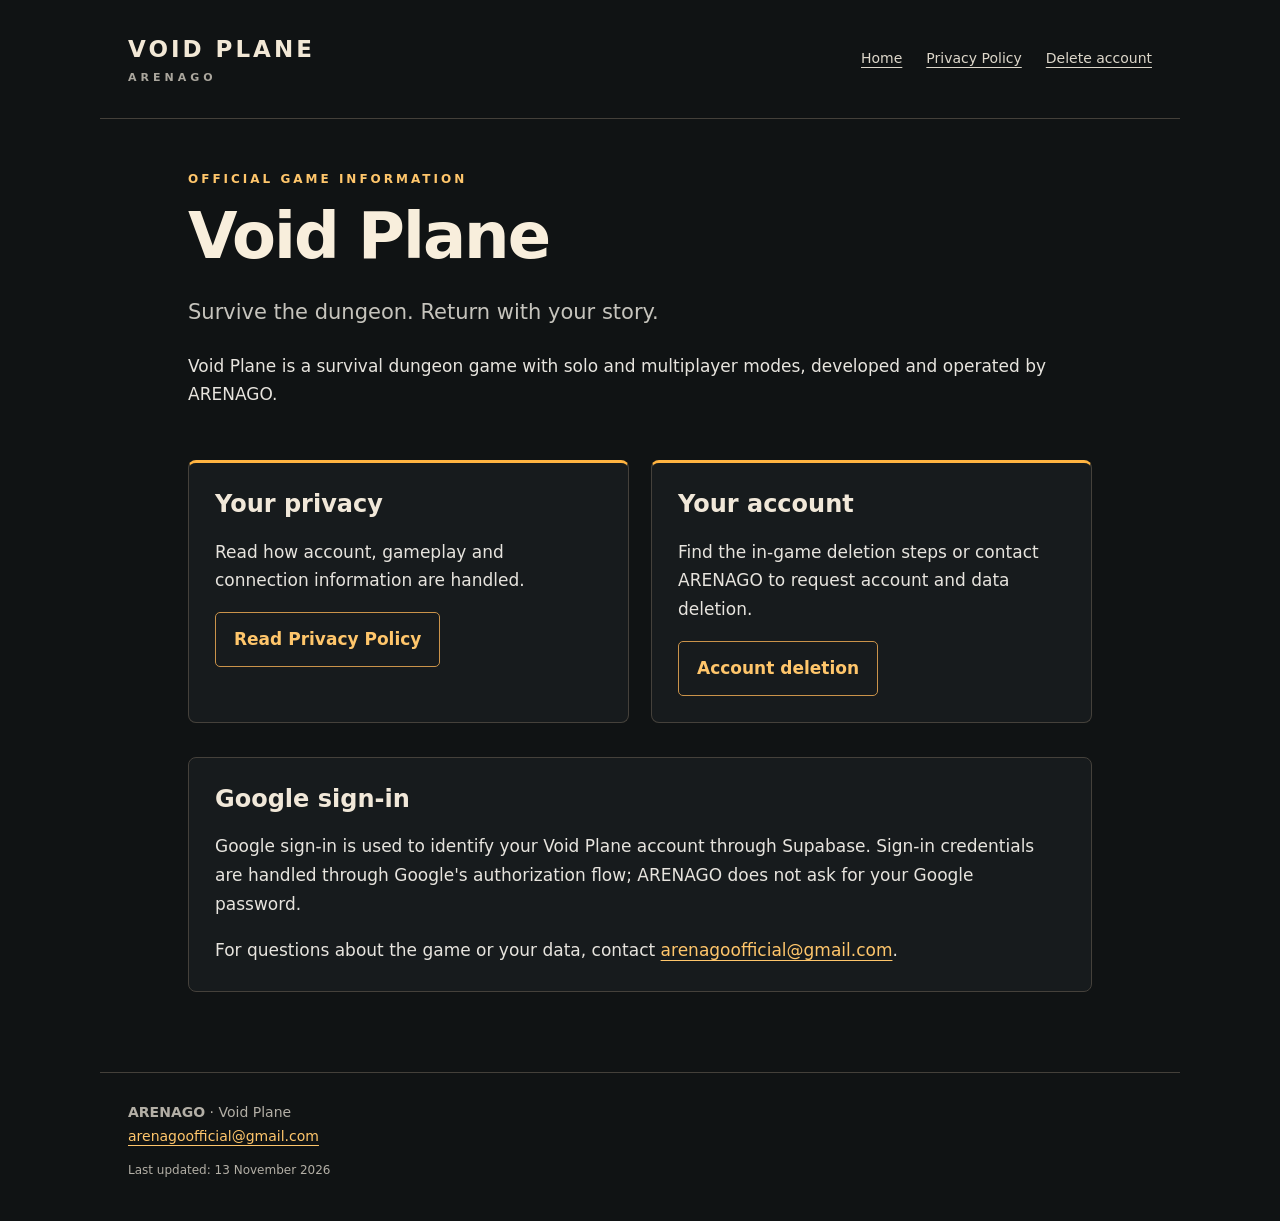
<file: index.html>
<!doctype html>
<html lang="en"><head><meta charset="utf-8"><meta name="viewport" content="width=device-width, initial-scale=1"><meta name="description" content="Void Plane by ARENAGO: official information, privacy policy and account deletion."><title>Home | Void Plane — ARENAGO</title><link rel="stylesheet" href="/style.css"></head>
<body><a class="skip" href="#content">Skip to content</a><header><a class="brand" href="/">VOID PLANE<span>ARENAGO</span></a><nav aria-label="Main navigation"><a href="/">Home</a><a href="/privacy-policy/">Privacy Policy</a><a href="/delete-account/">Delete account</a></nav></header><main id="content"><p class="eyebrow">OFFICIAL GAME INFORMATION</p><h1>Void Plane</h1><p class="lead">Survive the dungeon. Return with your story.</p><p>Void Plane is a survival dungeon game with solo and multiplayer modes, developed and operated by ARENAGO.</p><div class="cards"><section><h2>Your privacy</h2><p>Read how account, gameplay and connection information are handled.</p><a class="button" href="/privacy-policy/">Read Privacy Policy</a></section><section><h2>Your account</h2><p>Find the in-game deletion steps or contact ARENAGO to request account and data deletion.</p><a class="button" href="/delete-account/">Account deletion</a></section></div><section><h2>Google sign-in</h2><p>Google sign-in is used to identify your Void Plane account through Supabase. Sign-in credentials are handled through Google's authorization flow; ARENAGO does not ask for your Google password.</p><p>For questions about the game or your data, contact <a href="mailto:arenagoofficial@gmail.com">arenagoofficial@gmail.com</a>.</p></section></main><footer><strong>ARENAGO</strong> · Void Plane<br><a href="mailto:arenagoofficial@gmail.com">arenagoofficial@gmail.com</a><p>Last updated: 13 November 2026</p></footer></body></html>
</file>
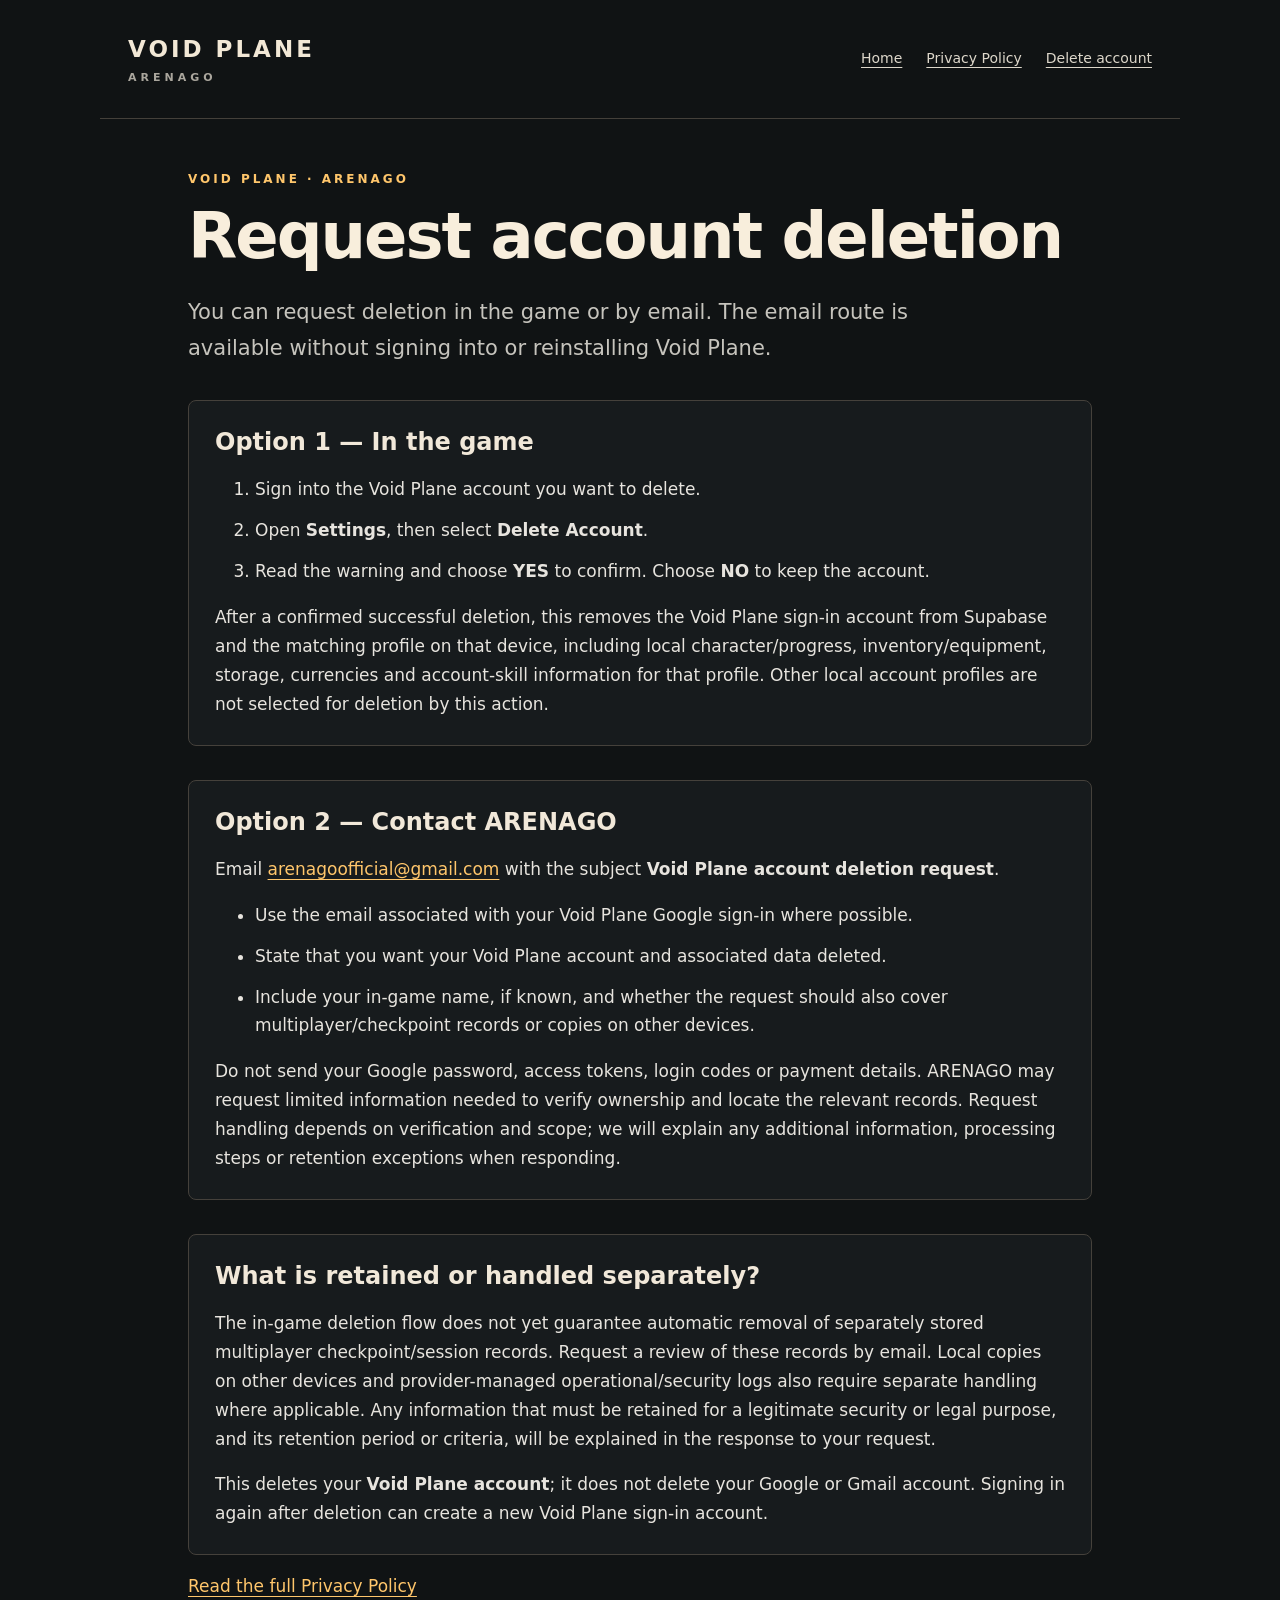
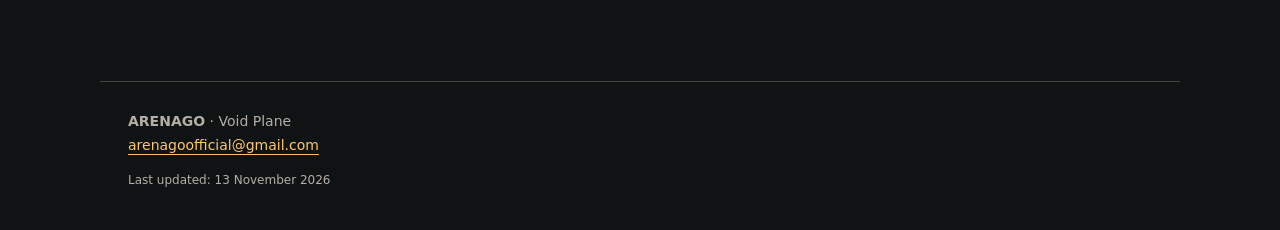
<file: delete-account/index.html>
<!doctype html>
<html lang="en"><head><meta charset="utf-8"><meta name="viewport" content="width=device-width, initial-scale=1"><meta name="description" content="Void Plane by ARENAGO: official information, privacy policy and account deletion."><title>Delete account | Void Plane — ARENAGO</title><link rel="stylesheet" href="/style.css"></head>
<body><a class="skip" href="#content">Skip to content</a><header><a class="brand" href="/">VOID PLANE<span>ARENAGO</span></a><nav aria-label="Main navigation"><a href="/">Home</a><a href="/privacy-policy/">Privacy Policy</a><a href="/delete-account/">Delete account</a></nav></header><main id="content"><p class="eyebrow">VOID PLANE · ARENAGO</p><h1>Request account deletion</h1><p class="lead">You can request deletion in the game or by email. The email route is available without signing into or reinstalling Void Plane.</p><section><h2>Option 1 — In the game</h2><ol><li>Sign into the Void Plane account you want to delete.</li><li>Open <strong>Settings</strong>, then select <strong>Delete Account</strong>.</li><li>Read the warning and choose <strong>YES</strong> to confirm. Choose <strong>NO</strong> to keep the account.</li></ol><p>After a confirmed successful deletion, this removes the Void Plane sign-in account from Supabase and the matching profile on that device, including local character/progress, inventory/equipment, storage, currencies and account-skill information for that profile. Other local account profiles are not selected for deletion by this action.</p></section><section><h2>Option 2 — Contact ARENAGO</h2><p>Email <a href="mailto:arenagoofficial@gmail.com?subject=Void%20Plane%20account%20deletion%20request">arenagoofficial@gmail.com</a> with the subject <strong>Void Plane account deletion request</strong>.</p><ul><li>Use the email associated with your Void Plane Google sign-in where possible.</li><li>State that you want your Void Plane account and associated data deleted.</li><li>Include your in-game name, if known, and whether the request should also cover multiplayer/checkpoint records or copies on other devices.</li></ul><p>Do not send your Google password, access tokens, login codes or payment details. ARENAGO may request limited information needed to verify ownership and locate the relevant records. Request handling depends on verification and scope; we will explain any additional information, processing steps or retention exceptions when responding.</p></section><section><h2>What is retained or handled separately?</h2><p>The in-game deletion flow does not yet guarantee automatic removal of separately stored multiplayer checkpoint/session records. Request a review of these records by email. Local copies on other devices and provider-managed operational/security logs also require separate handling where applicable. Any information that must be retained for a legitimate security or legal purpose, and its retention period or criteria, will be explained in the response to your request.</p><p>This deletes your <strong>Void Plane account</strong>; it does not delete your Google or Gmail account. Signing in again after deletion can create a new Void Plane sign-in account.</p></section><p><a href="/privacy-policy/">Read the full Privacy Policy</a></p></main><footer><strong>ARENAGO</strong> · Void Plane<br><a href="mailto:arenagoofficial@gmail.com">arenagoofficial@gmail.com</a><p>Last updated: 13 November 2026</p></footer></body></html>
</file>
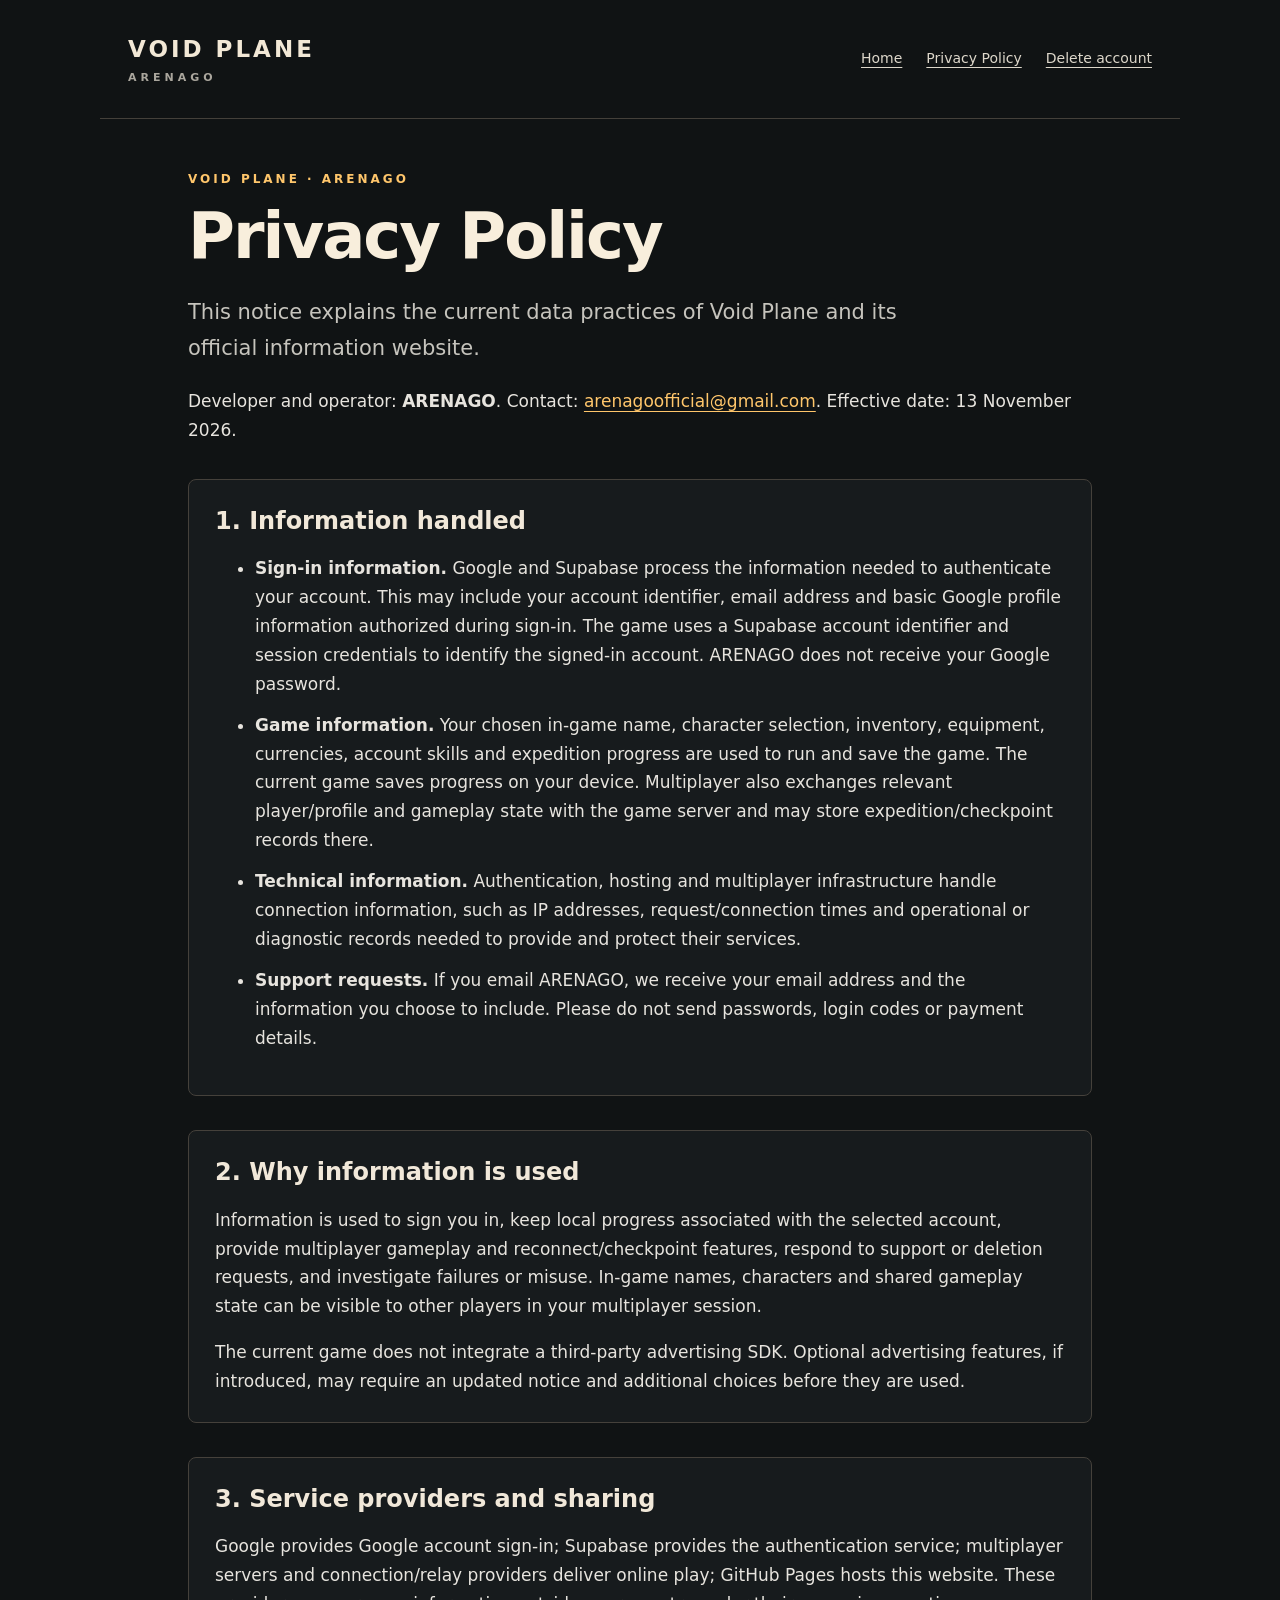
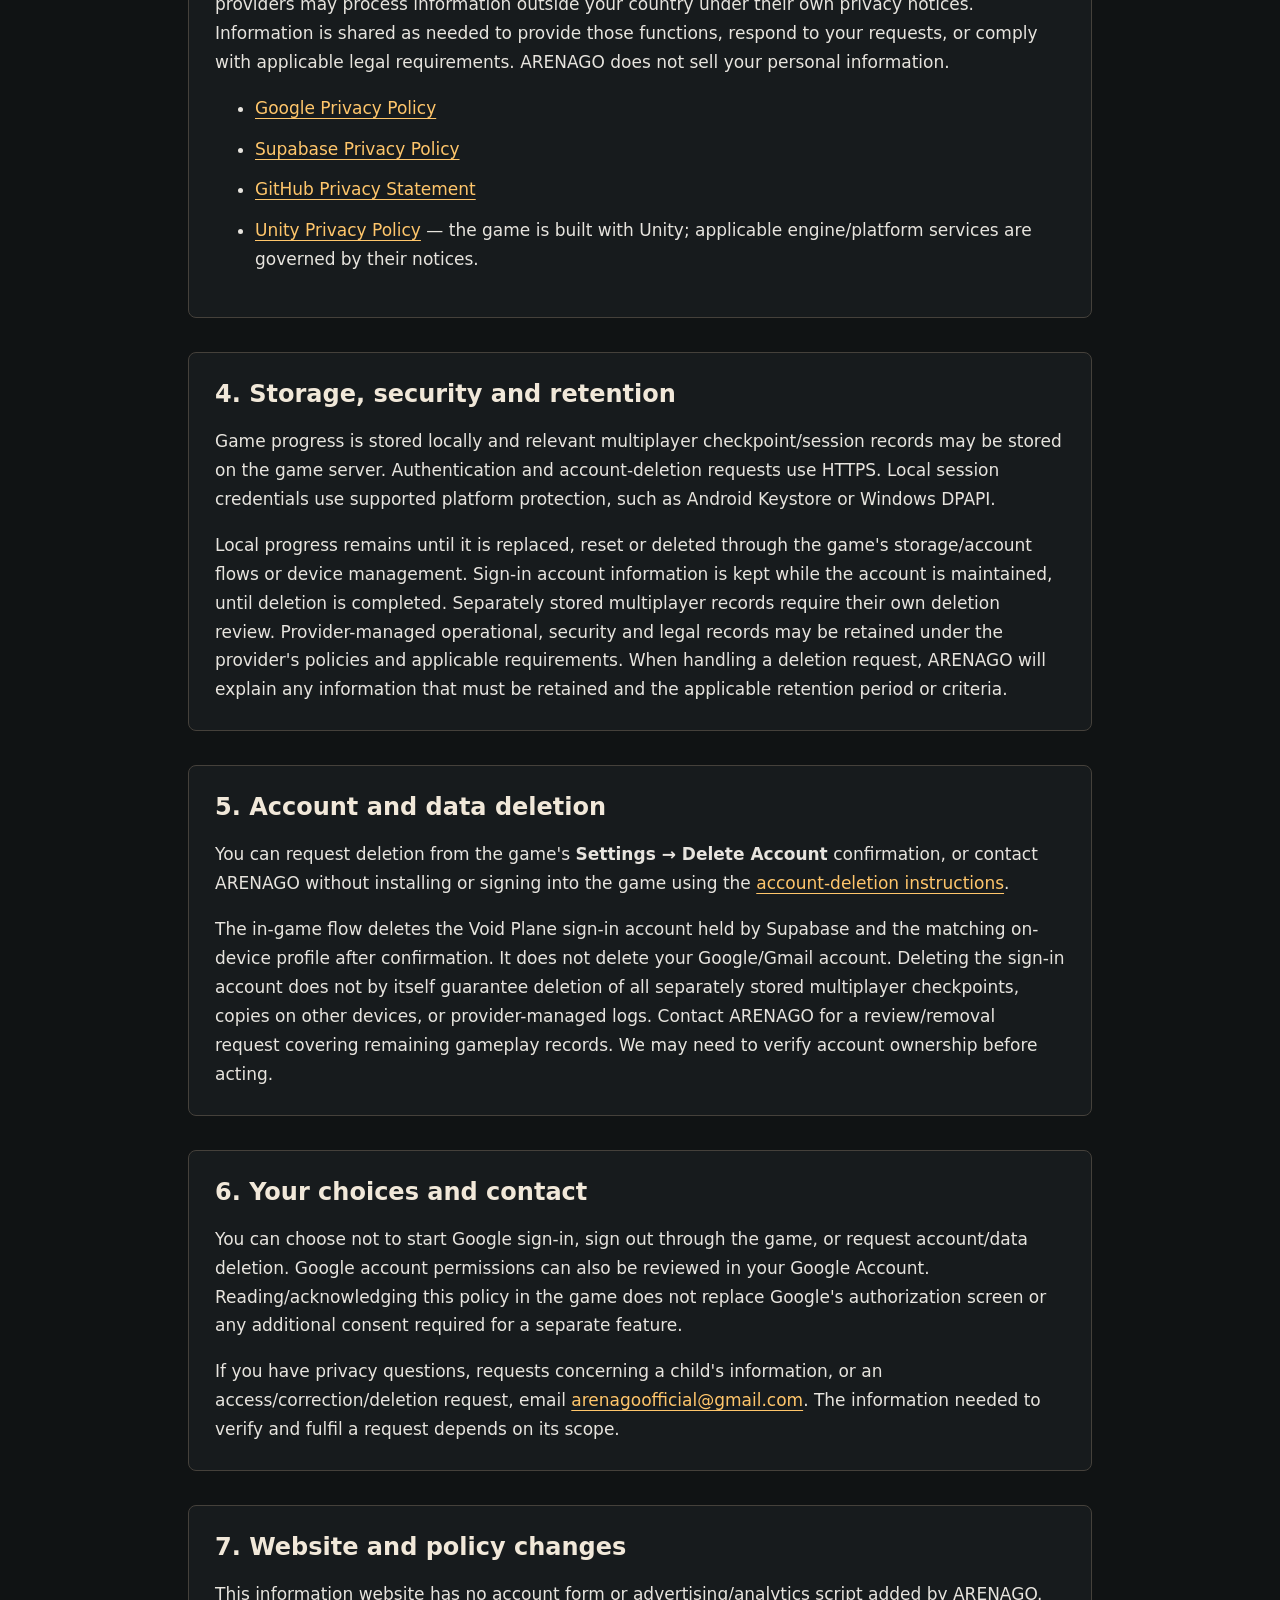
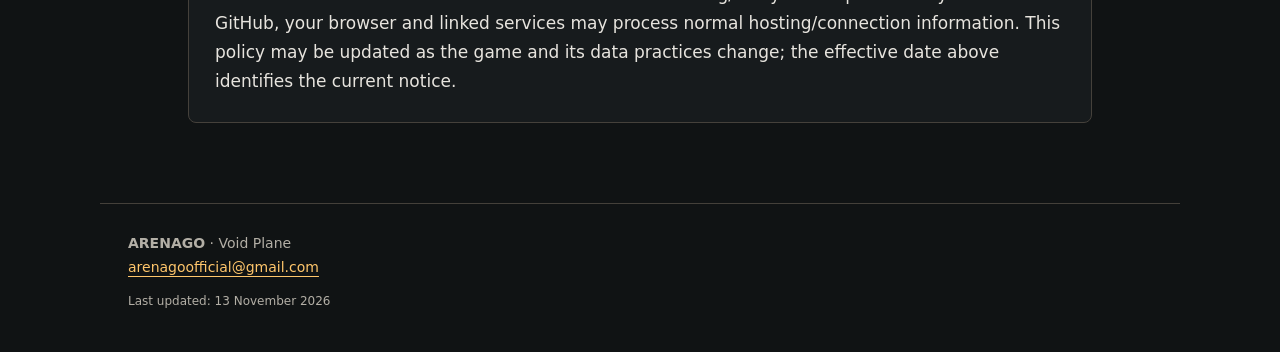
<file: privacy-policy/index.html>
<!doctype html>
<html lang="en"><head><meta charset="utf-8"><meta name="viewport" content="width=device-width, initial-scale=1"><meta name="description" content="Void Plane by ARENAGO: official information, privacy policy and account deletion."><title>Privacy Policy | Void Plane — ARENAGO</title><link rel="stylesheet" href="/style.css"></head>
<body><a class="skip" href="#content">Skip to content</a><header><a class="brand" href="/">VOID PLANE<span>ARENAGO</span></a><nav aria-label="Main navigation"><a href="/">Home</a><a href="/privacy-policy/">Privacy Policy</a><a href="/delete-account/">Delete account</a></nav></header><main id="content"><p class="eyebrow">VOID PLANE · ARENAGO</p><h1>Privacy Policy</h1><p class="lead">This notice explains the current data practices of Void Plane and its official information website.</p><p>Developer and operator: <strong>ARENAGO</strong>. Contact: <a href="mailto:arenagoofficial@gmail.com">arenagoofficial@gmail.com</a>. Effective date: 13 November 2026.</p>
<section><h2>1. Information handled</h2><ul><li><strong>Sign-in information.</strong> Google and Supabase process the information needed to authenticate your account. This may include your account identifier, email address and basic Google profile information authorized during sign-in. The game uses a Supabase account identifier and session credentials to identify the signed-in account. ARENAGO does not receive your Google password.</li><li><strong>Game information.</strong> Your chosen in-game name, character selection, inventory, equipment, currencies, account skills and expedition progress are used to run and save the game. The current game saves progress on your device. Multiplayer also exchanges relevant player/profile and gameplay state with the game server and may store expedition/checkpoint records there.</li><li><strong>Technical information.</strong> Authentication, hosting and multiplayer infrastructure handle connection information, such as IP addresses, request/connection times and operational or diagnostic records needed to provide and protect their services.</li><li><strong>Support requests.</strong> If you email ARENAGO, we receive your email address and the information you choose to include. Please do not send passwords, login codes or payment details.</li></ul></section>
<section><h2>2. Why information is used</h2><p>Information is used to sign you in, keep local progress associated with the selected account, provide multiplayer gameplay and reconnect/checkpoint features, respond to support or deletion requests, and investigate failures or misuse. In-game names, characters and shared gameplay state can be visible to other players in your multiplayer session.</p><p>The current game does not integrate a third-party advertising SDK. Optional advertising features, if introduced, may require an updated notice and additional choices before they are used.</p></section>
<section><h2>3. Service providers and sharing</h2><p>Google provides Google account sign-in; Supabase provides the authentication service; multiplayer servers and connection/relay providers deliver online play; GitHub Pages hosts this website. These providers may process information outside your country under their own privacy notices. Information is shared as needed to provide those functions, respond to your requests, or comply with applicable legal requirements. ARENAGO does not sell your personal information.</p><ul><li><a href="https://policies.google.com/privacy">Google Privacy Policy</a></li><li><a href="https://supabase.com/privacy">Supabase Privacy Policy</a></li><li><a href="https://docs.github.com/en/site-policy/privacy-policies/github-general-privacy-statement">GitHub Privacy Statement</a></li><li><a href="https://unity.com/legal/privacy-policy">Unity Privacy Policy</a> — the game is built with Unity; applicable engine/platform services are governed by their notices.</li></ul></section>
<section><h2>4. Storage, security and retention</h2><p>Game progress is stored locally and relevant multiplayer checkpoint/session records may be stored on the game server. Authentication and account-deletion requests use HTTPS. Local session credentials use supported platform protection, such as Android Keystore or Windows DPAPI.</p><p>Local progress remains until it is replaced, reset or deleted through the game's storage/account flows or device management. Sign-in account information is kept while the account is maintained, until deletion is completed. Separately stored multiplayer records require their own deletion review. Provider-managed operational, security and legal records may be retained under the provider's policies and applicable requirements. When handling a deletion request, ARENAGO will explain any information that must be retained and the applicable retention period or criteria.</p></section>
<section><h2>5. Account and data deletion</h2><p>You can request deletion from the game's <strong>Settings → Delete Account</strong> confirmation, or contact ARENAGO without installing or signing into the game using the <a href="/delete-account/">account-deletion instructions</a>.</p><p>The in-game flow deletes the Void Plane sign-in account held by Supabase and the matching on-device profile after confirmation. It does not delete your Google/Gmail account. Deleting the sign-in account does not by itself guarantee deletion of all separately stored multiplayer checkpoints, copies on other devices, or provider-managed logs. Contact ARENAGO for a review/removal request covering remaining gameplay records. We may need to verify account ownership before acting.</p></section>
<section><h2>6. Your choices and contact</h2><p>You can choose not to start Google sign-in, sign out through the game, or request account/data deletion. Google account permissions can also be reviewed in your Google Account. Reading/acknowledging this policy in the game does not replace Google's authorization screen or any additional consent required for a separate feature.</p><p>If you have privacy questions, requests concerning a child's information, or an access/correction/deletion request, email <a href="mailto:arenagoofficial@gmail.com">arenagoofficial@gmail.com</a>. The information needed to verify and fulfil a request depends on its scope.</p></section>
<section><h2>7. Website and policy changes</h2><p>This information website has no account form or advertising/analytics script added by ARENAGO. GitHub, your browser and linked services may process normal hosting/connection information. This policy may be updated as the game and its data practices change; the effective date above identifies the current notice.</p></section></main><footer><strong>ARENAGO</strong> · Void Plane<br><a href="mailto:arenagoofficial@gmail.com">arenagoofficial@gmail.com</a><p>Last updated: 13 November 2026</p></footer></body></html>
</file>
<file: style.css>
*{box-sizing:border-box}body{margin:0;background:#101314;color:#e7e4de;font:17px/1.7 system-ui,-apple-system,"Segoe UI",sans-serif}a{color:#ffc66b;text-underline-offset:4px}a:focus-visible{outline:3px solid #ffc66b;outline-offset:5px}header{max-width:1080px;margin:auto;padding:30px 28px;display:flex;justify-content:space-between;align-items:center;gap:24px;border-bottom:1px solid #44403a}.brand{font-weight:900;letter-spacing:3px;font-size:23px;text-decoration:none;color:#f2e8d6}.brand span{display:block;font-size:11px;color:#aaa69d;letter-spacing:4px}nav{display:flex;gap:24px;flex-wrap:wrap}nav a{font-size:14px;color:#ddd7ca}main{max-width:960px;margin:50px auto 80px;padding:0 28px}h1{font-size:clamp(36px,6vw,64px);line-height:1.12;letter-spacing:-2px;margin:12px 0 22px;color:#f8eedc}h2{font-size:24px;line-height:1.3;color:#f1e8d9;margin:0 0 14px}.eyebrow{font-size:12px;letter-spacing:3px;color:#ffc66b;font-weight:700}.lead{font-size:21px;color:#c6c4bd;max-width:760px}section{margin-top:34px;padding:26px;border:1px solid #45413b;border-radius:8px;background:#171b1d}section p:last-child{margin-bottom:0}li{margin-bottom:12px}.cards{display:grid;grid-template-columns:1fr 1fr;gap:22px}.cards section{border-top:3px solid #ffb441}.button{display:inline-block;padding:12px 18px;border:1px solid #ca934a;border-radius:5px;text-decoration:none;font-weight:700}footer{border-top:1px solid #44403a;color:#b3afa6;max-width:1080px;margin:auto;padding:28px;font-size:14px}footer p{font-size:12px}.skip{position:absolute;left:10px;top:-100px;background:#101314;padding:12px;z-index:10}.skip:focus{top:10px}@media(max-width:650px){header{align-items:flex-start;flex-direction:column;padding:22px}nav{gap:16px}main{padding:0 22px;margin-top:34px}.cards{grid-template-columns:1fr;gap:0}section{padding:20px}body{font-size:16px}}
</file>
